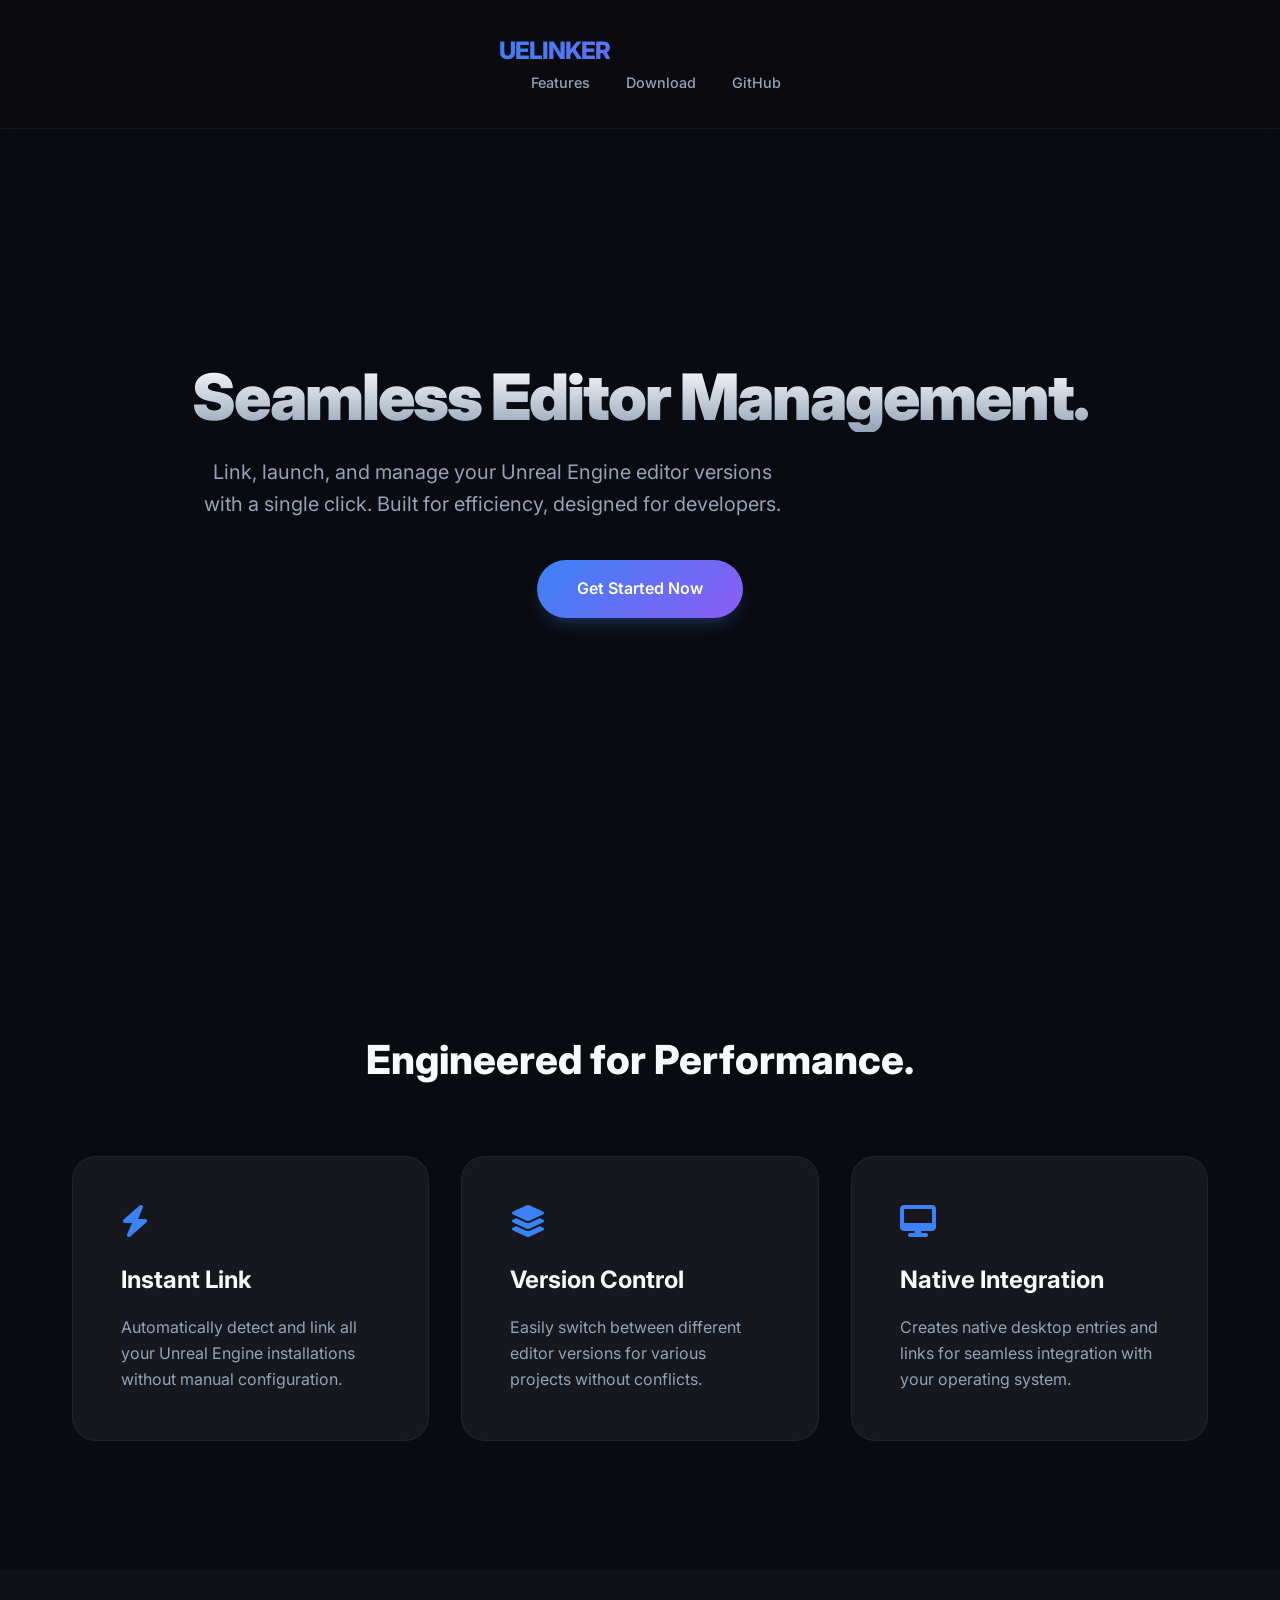
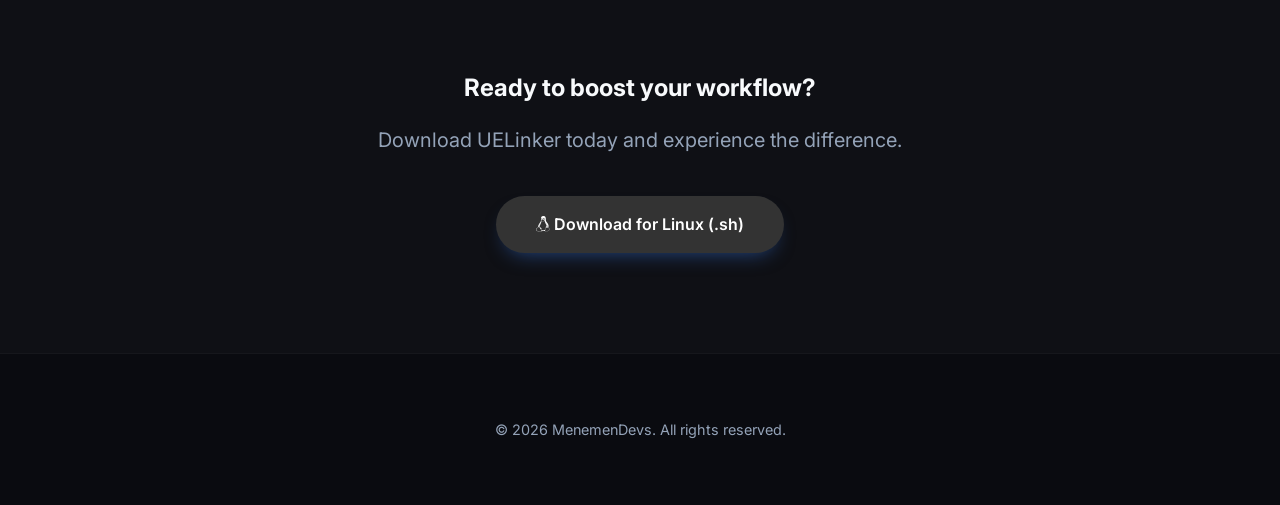
<file: index.html>
<!DOCTYPE html>
<html lang="en">
<head>
    <meta charset="UTF-8">
    <meta name="viewport" content="width=device-width, initial-scale=1.0">
    <title>UELinker | The Ultimate Unreal Engine Linker</title>
    <meta name="description" content="Manage and link your Unreal Engine editors effortlessly with UELinker. Professional tools for professional developers.">
    
    <!-- Google Fonts -->
    <link rel="preconnect" href="https://fonts.googleapis.com">
    <link rel="preconnect" href="https://fonts.gstatic.com" crossorigin>
    <link href="https://fonts.googleapis.com/css2?family=Inter:wght@400;500;600;700;800;900&display=swap" rel="stylesheet">
    
    <!-- Font Awesome for icons -->
    <link rel="stylesheet" href="https://cdnjs.cloudflare.com/ajax/libs/font-awesome/6.4.0/css/all.min.css">
    
    <!-- Custom Styles -->
    <link rel="stylesheet" href="webSrc/style.css">
</head>
<body>
    <header>
        <div class="container">
            <div class="logo">UELINKER</div>
            <nav>
                <a href="#features">Features</a>
                <a href="#download">Download</a>
                <a href="https://github.com/MenemenDevs/UELinker" target="_blank">GitHub</a>
            </nav>
        </div>
    </header>

    <main>
        <section class="hero">
            <div class="container">
                <h1 class="animate-fade-in">Seamless Editor Management.</h1>
                <p class="animate-fade-in" style="animation-delay: 0.2s;">Link, launch, and manage your Unreal Engine editor versions with a single click. Built for efficiency, designed for developers.</p>
                <div class="animate-fade-in" style="animation-delay: 0.4s;">
                    <a href="#download" class="btn btn-primary">Get Started Now</a>
                </div>
            </div>
        </section>

        <section id="features" class="features">
            <div class="container">
                <div class="section-title">
                    <h2>Engineered for Performance.</h2>
                </div>
                <div class="grid">
                    <div class="feature-card">
                        <i class="fas fa-bolt"></i>
                        <h3>Instant Link</h3>
                        <p>Automatically detect and link all your Unreal Engine installations without manual configuration.</p>
                    </div>
                    <div class="feature-card">
                        <i class="fas fa-layer-group"></i>
                        <h3>Version Control</h3>
                        <p>Easily switch between different editor versions for various projects without conflicts.</p>
                    </div>
                    <div class="feature-card">
                        <i class="fas fa-desktop"></i>
                        <h3>Native Integration</h3>
                        <p>Creates native desktop entries and links for seamless integration with your operating system.</p>
                    </div>
                </div>
            </div>
        </section>

        <section id="download" class="hero" style="height: auto; padding: 100px 0; background: rgba(255,255,255,0.02);">
            <div class="container">
                <h2>Ready to boost your workflow?</h2>
                <p style="margin-top: 1rem;">Download UELinker today and experience the difference.</p>
                <div style="margin-top: 2rem; display: flex; gap: 1rem; justify-content: center; flex-wrap: wrap;">
                    <a href="install.sh" class="btn btn-primary" style="background: #333;"><i class="fab fa-linux"></i> Download for Linux (.sh)</a>
                </div>
            </div>
        </section>
    </main>

    <footer>
        <div class="container">
            <p>&copy; 2026 MenemenDevs. All rights reserved.</p>
        </div>
    </footer>

    <!-- Custom Script -->
    <script src="webSrc/main.js"></script>
</body>
</html>
</file>
<file: webSrc/style.css>
:root {
    --bg-color: #0a0b10;
    --card-bg: #16181d;
    --accent-color: #3b82f6;
    --accent-glow: rgba(59, 130, 246, 0.5);
    --text-primary: #f8fafc;
    --text-secondary: #94a3b8;
    --gradient: linear-gradient(135deg, #3b82f6 0%, #8b5cf6 100%);
    --font-family: 'Inter', -apple-system, BlinkMacSystemFont, 'Segoe UI', Roboto, sans-serif;
}

* {
    margin: 0;
    padding: 0;
    box-sizing: border-box;
}

body {
    background-color: var(--bg-color);
    color: var(--text-primary);
    font-family: var(--font-family);
    line-height: 1.6;
    overflow-x: hidden;
}

.container {
    max-width: 1200px;
    margin: 0 auto;
    padding: 0 2rem;
}

/* Header */
header {
    padding: 2rem 0;
    display: flex;
    justify-content: space-between;
    align-items: center;
    position: fixed;
    width: 100%;
    top: 0;
    z-index: 1000;
    background: rgba(10, 11, 16, 0.8);
    backdrop-filter: blur(10px);
    border-bottom: 1px solid rgba(255, 255, 255, 0.05);
}

.logo {
    font-size: 1.5rem;
    font-weight: 800;
    background: var(--gradient);
    -webkit-background-clip: text;
    -webkit-text-fill-color: transparent;
    letter-spacing: -1px;
}

nav a {
    color: var(--text-secondary);
    text-decoration: none;
    margin-left: 2rem;
    font-size: 0.9rem;
    font-weight: 500;
    transition: color 0.3s ease;
}

nav a:hover {
    color: var(--text-primary);
}

/* Hero Section */
.hero {
    height: 100vh;
    display: flex;
    flex-direction: column;
    justify-content: center;
    align-items: center;
    text-align: center;
    padding-top: 80px;
}

.hero h1 {
    font-size: 4rem;
    font-weight: 900;
    margin-bottom: 1.5rem;
    letter-spacing: -2px;
    line-height: 1.1;
    background: linear-gradient(to bottom, #fff, #94a3b8);
    -webkit-background-clip: text;
    -webkit-text-fill-color: transparent;
}

.hero p {
    font-size: 1.25rem;
    color: var(--text-secondary);
    max-width: 600px;
    margin-bottom: 2.5rem;
}

.btn {
    padding: 1rem 2.5rem;
    border-radius: 99px;
    font-weight: 600;
    text-decoration: none;
    transition: all 0.3s ease;
    display: inline-block;
}

.btn-primary {
    background: var(--gradient);
    color: white;
    box-shadow: 0 10px 20px -10px var(--accent-glow);
}

.btn-primary:hover {
    transform: translateY(-2px);
    box-shadow: 0 15px 30px -10px var(--accent-glow);
}

/* Features */
.features {
    padding: 8rem 0;
}

.section-title {
    text-align: center;
    margin-bottom: 4rem;
}

.section-title h2 {
    font-size: 2.5rem;
    font-weight: 800;
}

.grid {
    display: grid;
    grid-template-columns: repeat(auto-fit, minmax(300px, 1fr));
    gap: 2rem;
}

.feature-card {
    background: var(--card-bg);
    padding: 3rem;
    border-radius: 24px;
    border: 1px solid rgba(255, 255, 255, 0.05);
    transition: transform 0.3s ease;
}

.feature-card:hover {
    transform: translateY(-10px);
}

.feature-card i {
    font-size: 2rem;
    color: var(--accent-color);
    margin-bottom: 1.5rem;
    display: block;
}

.feature-card h3 {
    margin-bottom: 1rem;
    font-size: 1.5rem;
}

.feature-card p {
    color: var(--text-secondary);
}

/* Footer */
footer {
    padding: 4rem 0;
    text-align: center;
    border-top: 1px solid rgba(255, 255, 255, 0.05);
    color: var(--text-secondary);
    font-size: 0.9rem;
}

/* Animations */
@keyframes fadeInUp {
    from {
        opacity: 0;
        transform: translateY(20px);
    }
    to {
        opacity: 1;
        transform: translateY(0);
    }
}

.animate-fade-in {
    animation: fadeInUp 1s ease forwards;
}
</file>
